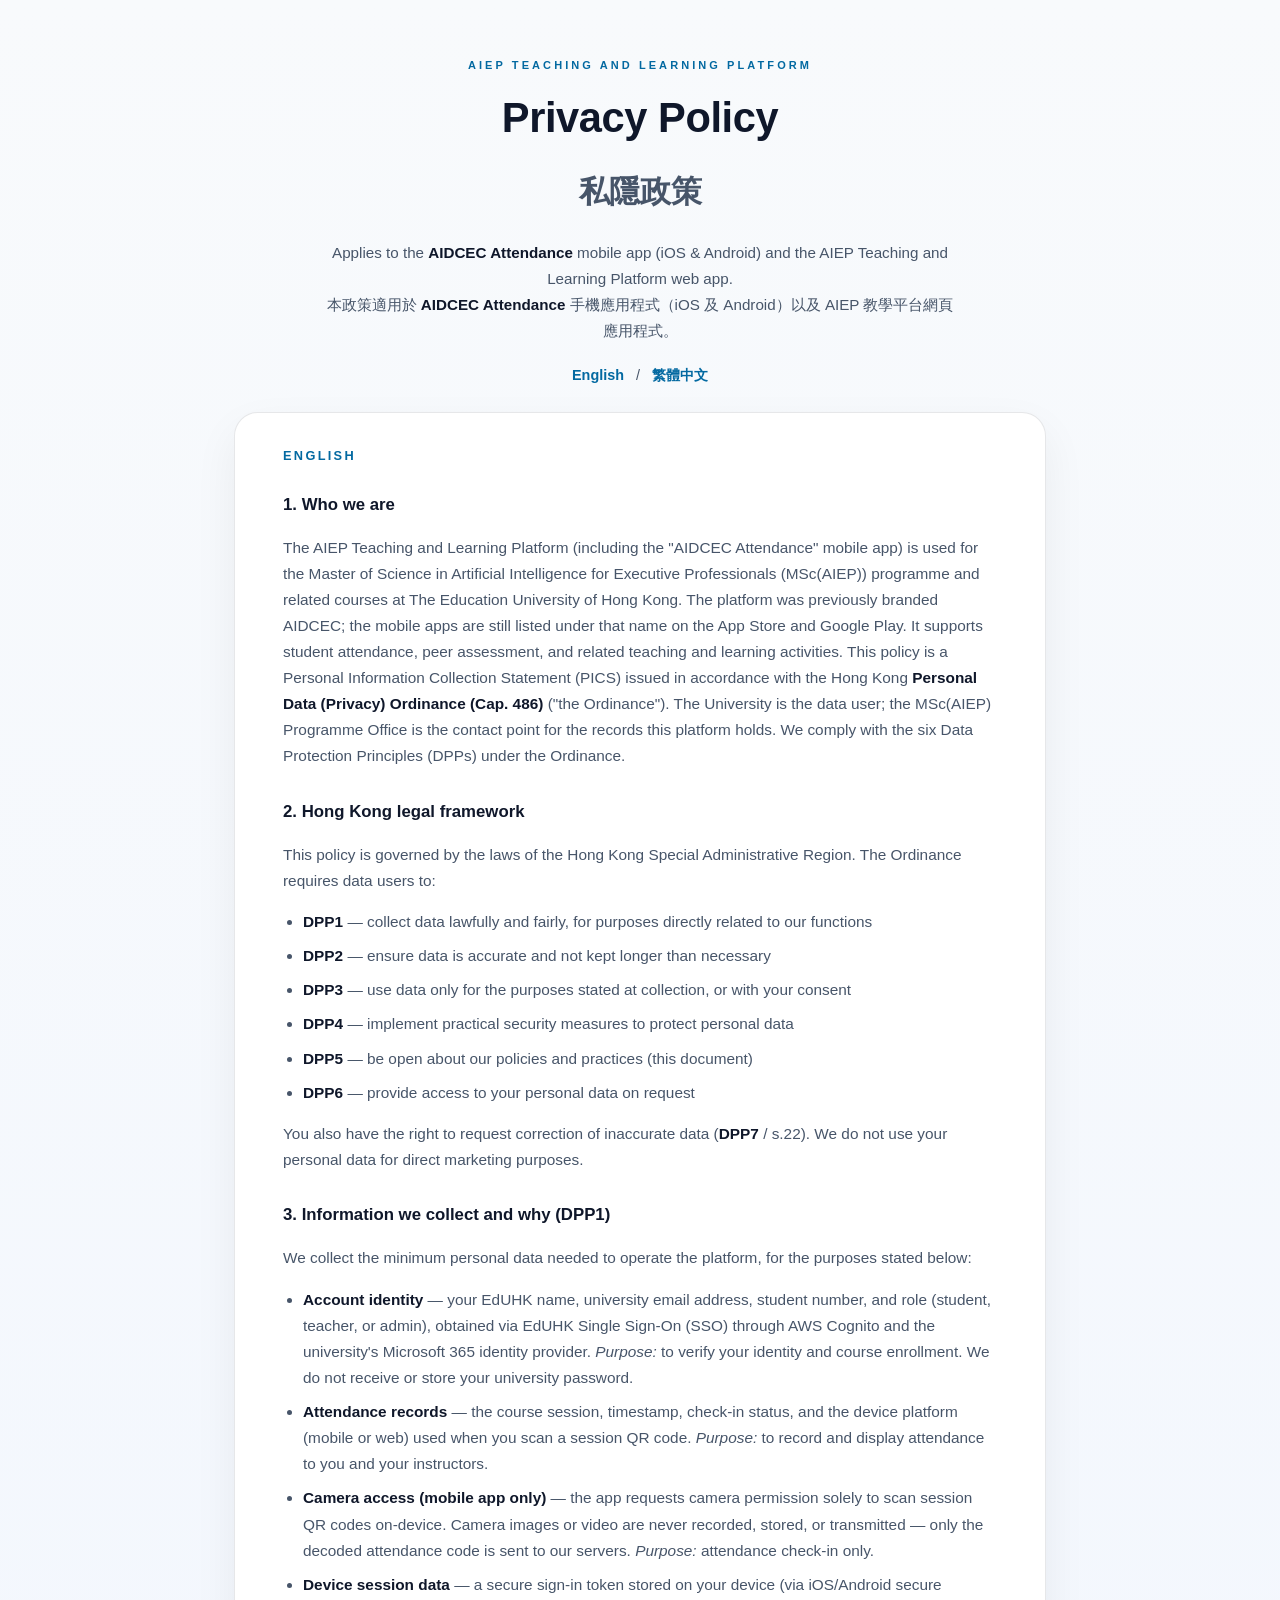
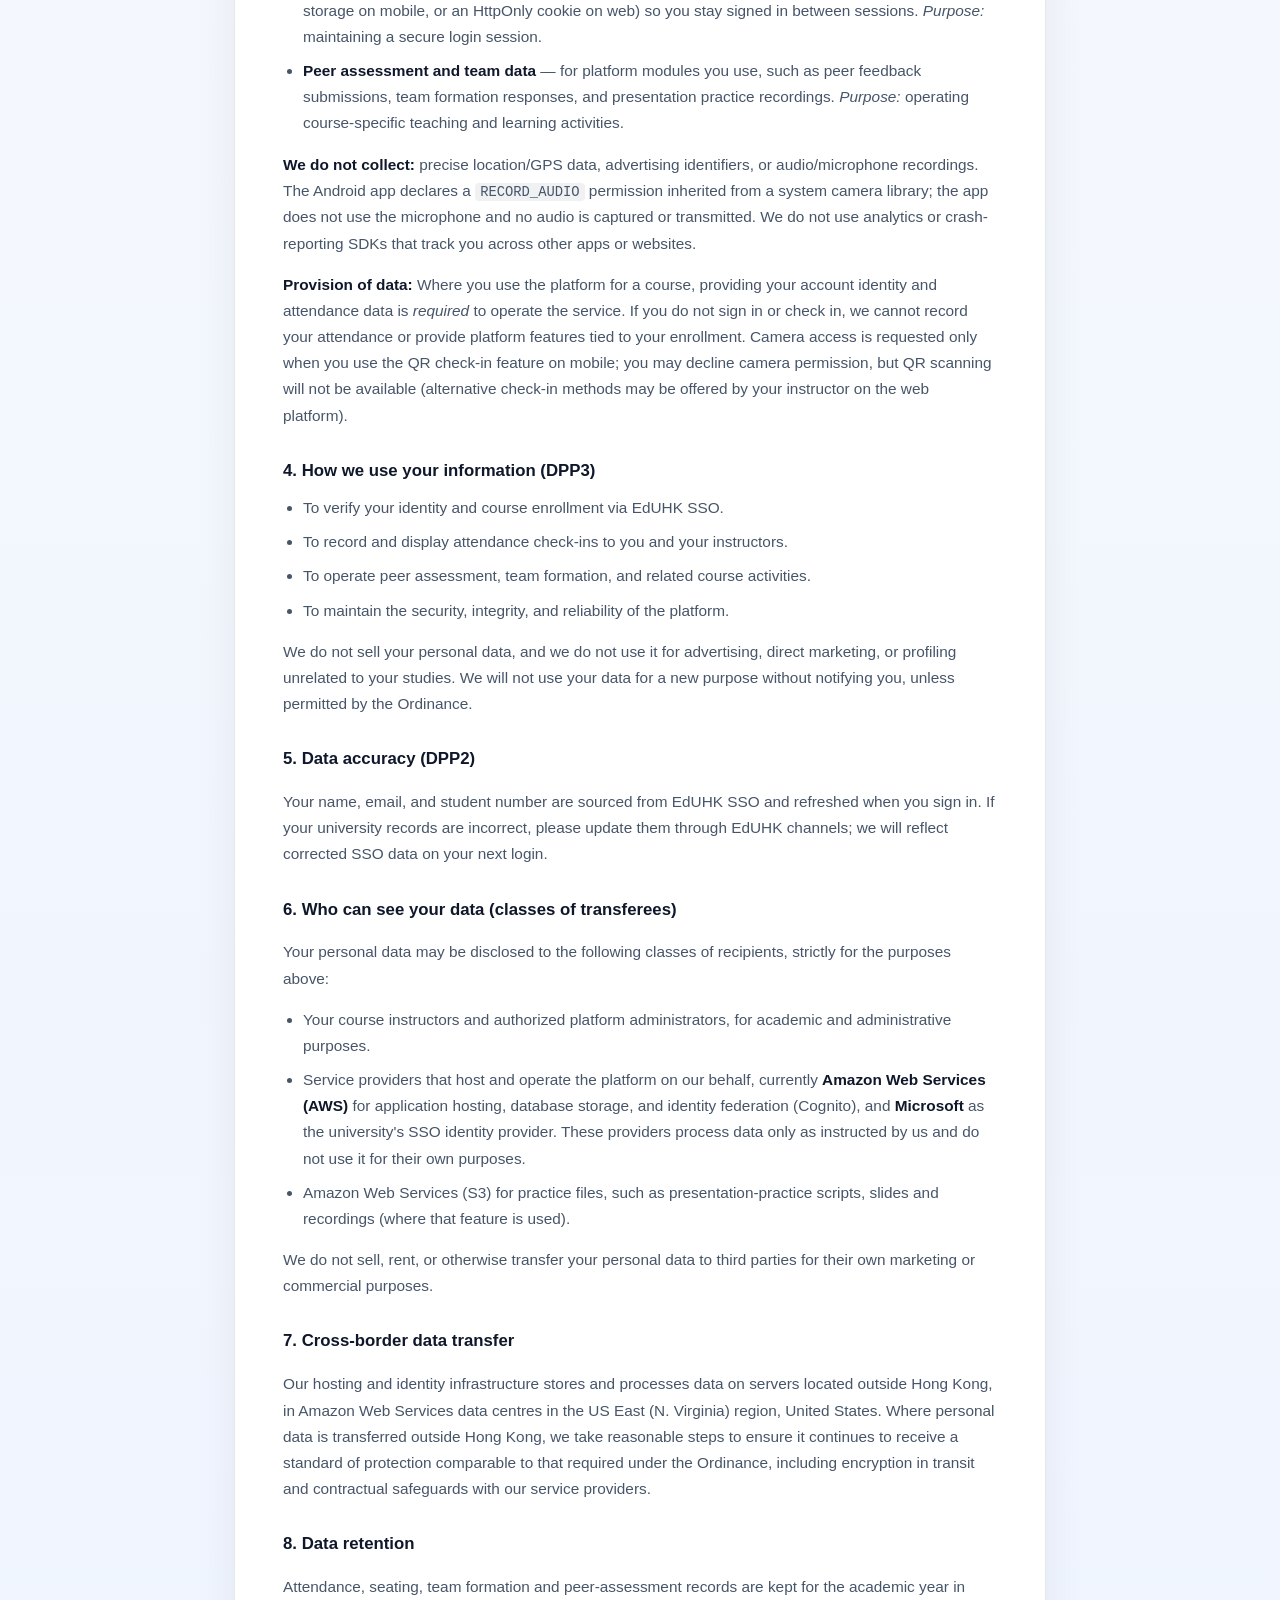
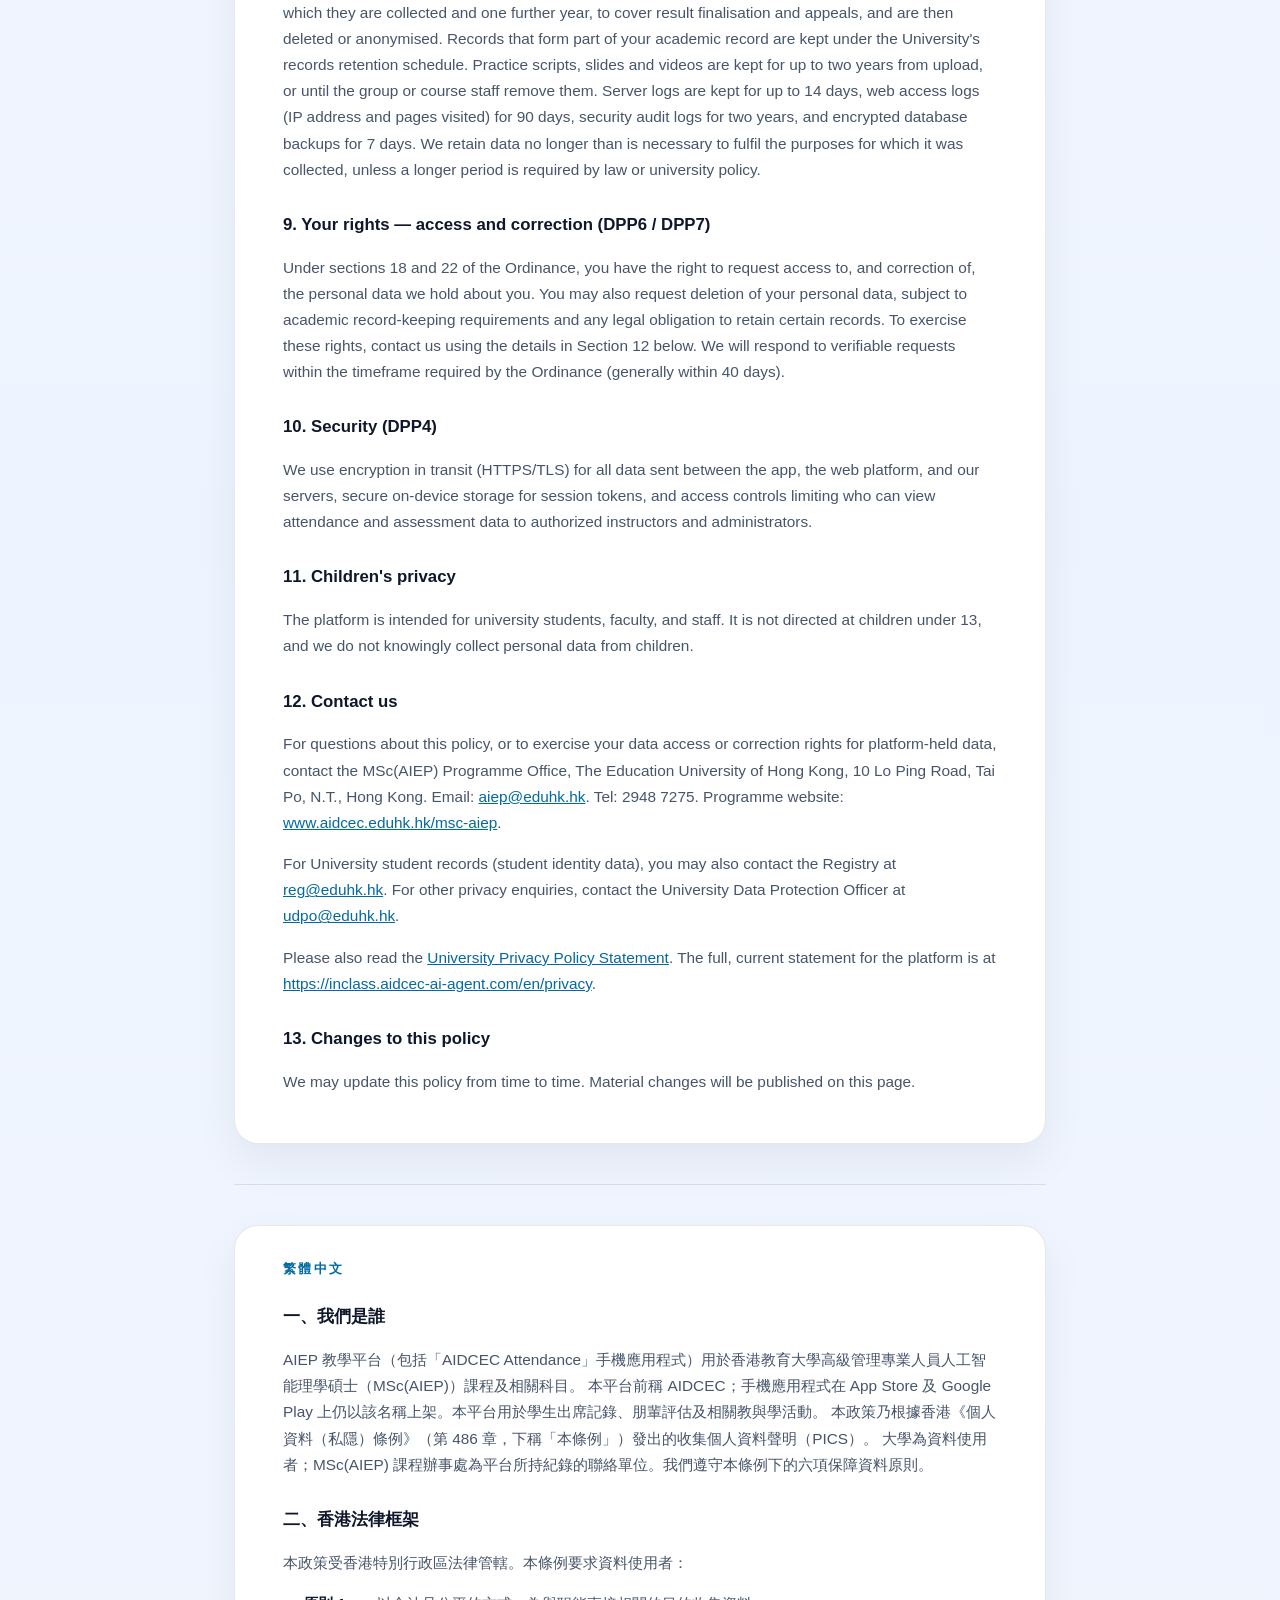
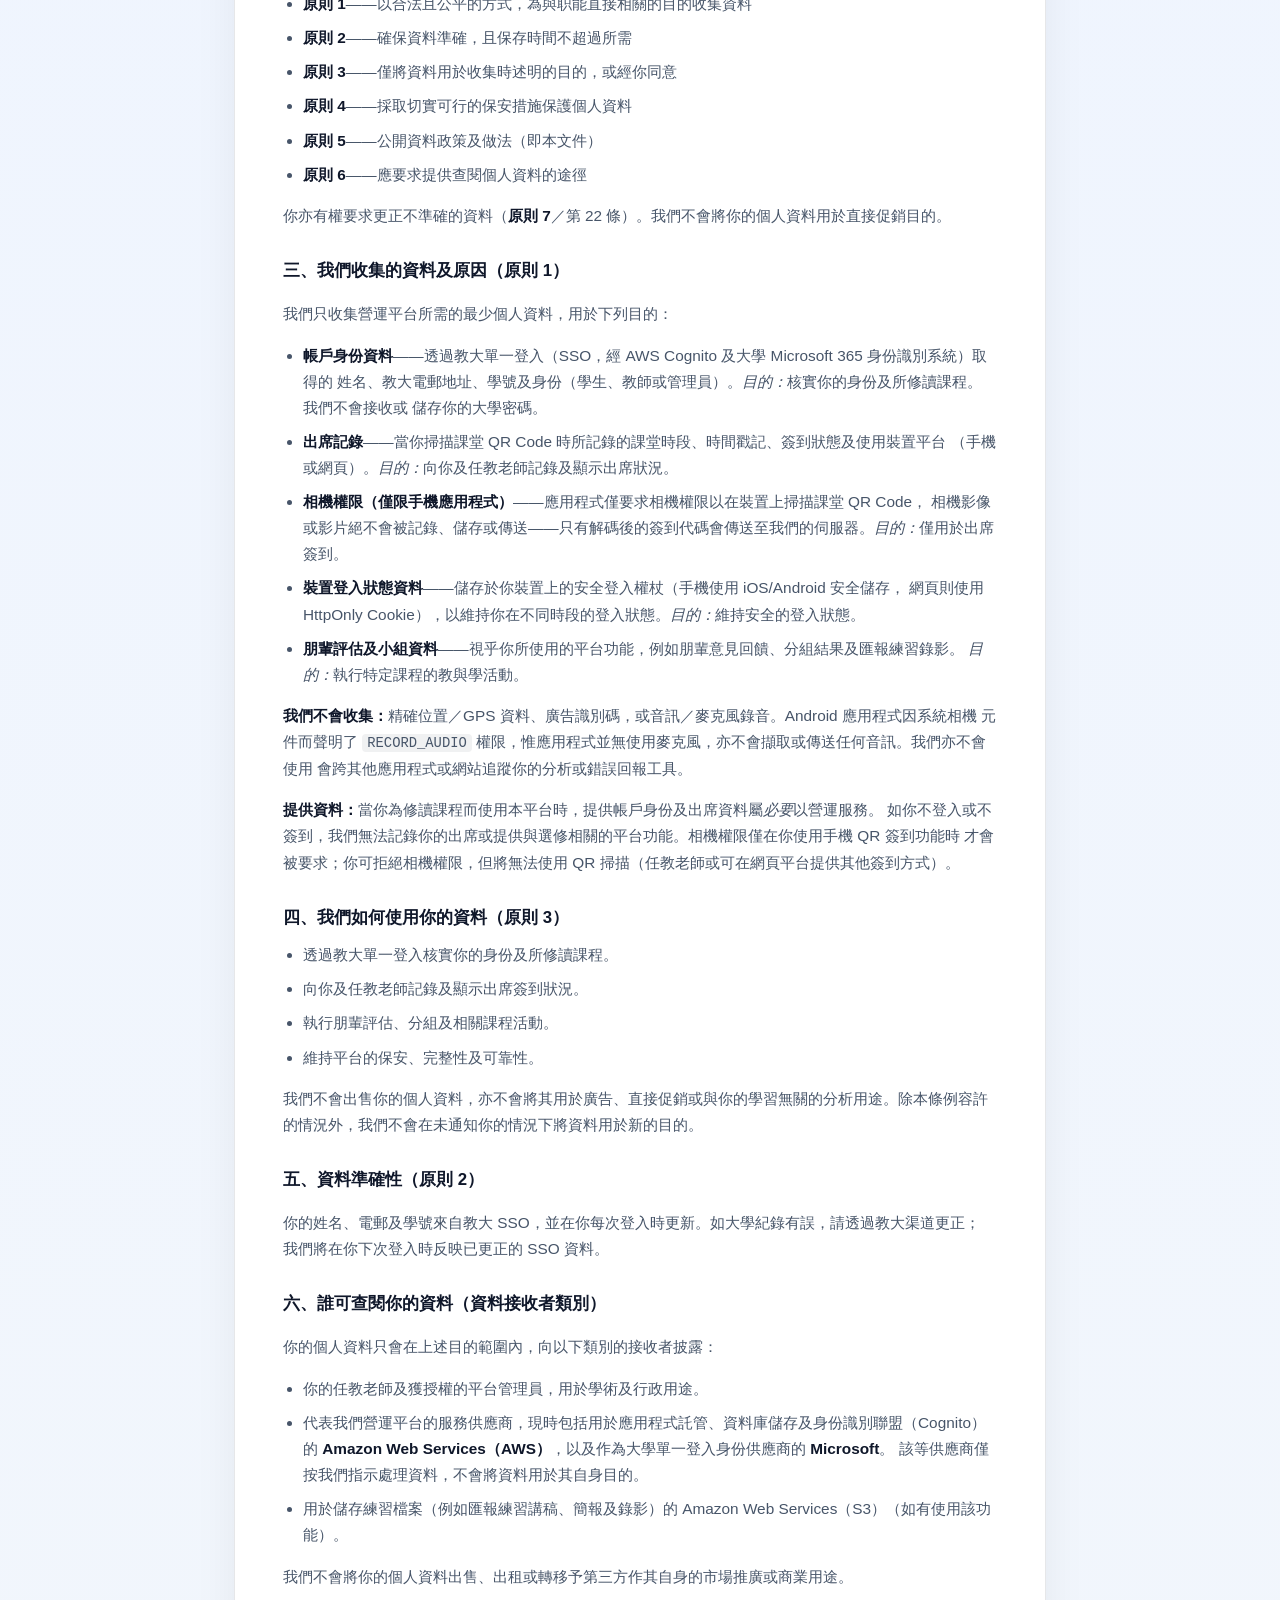
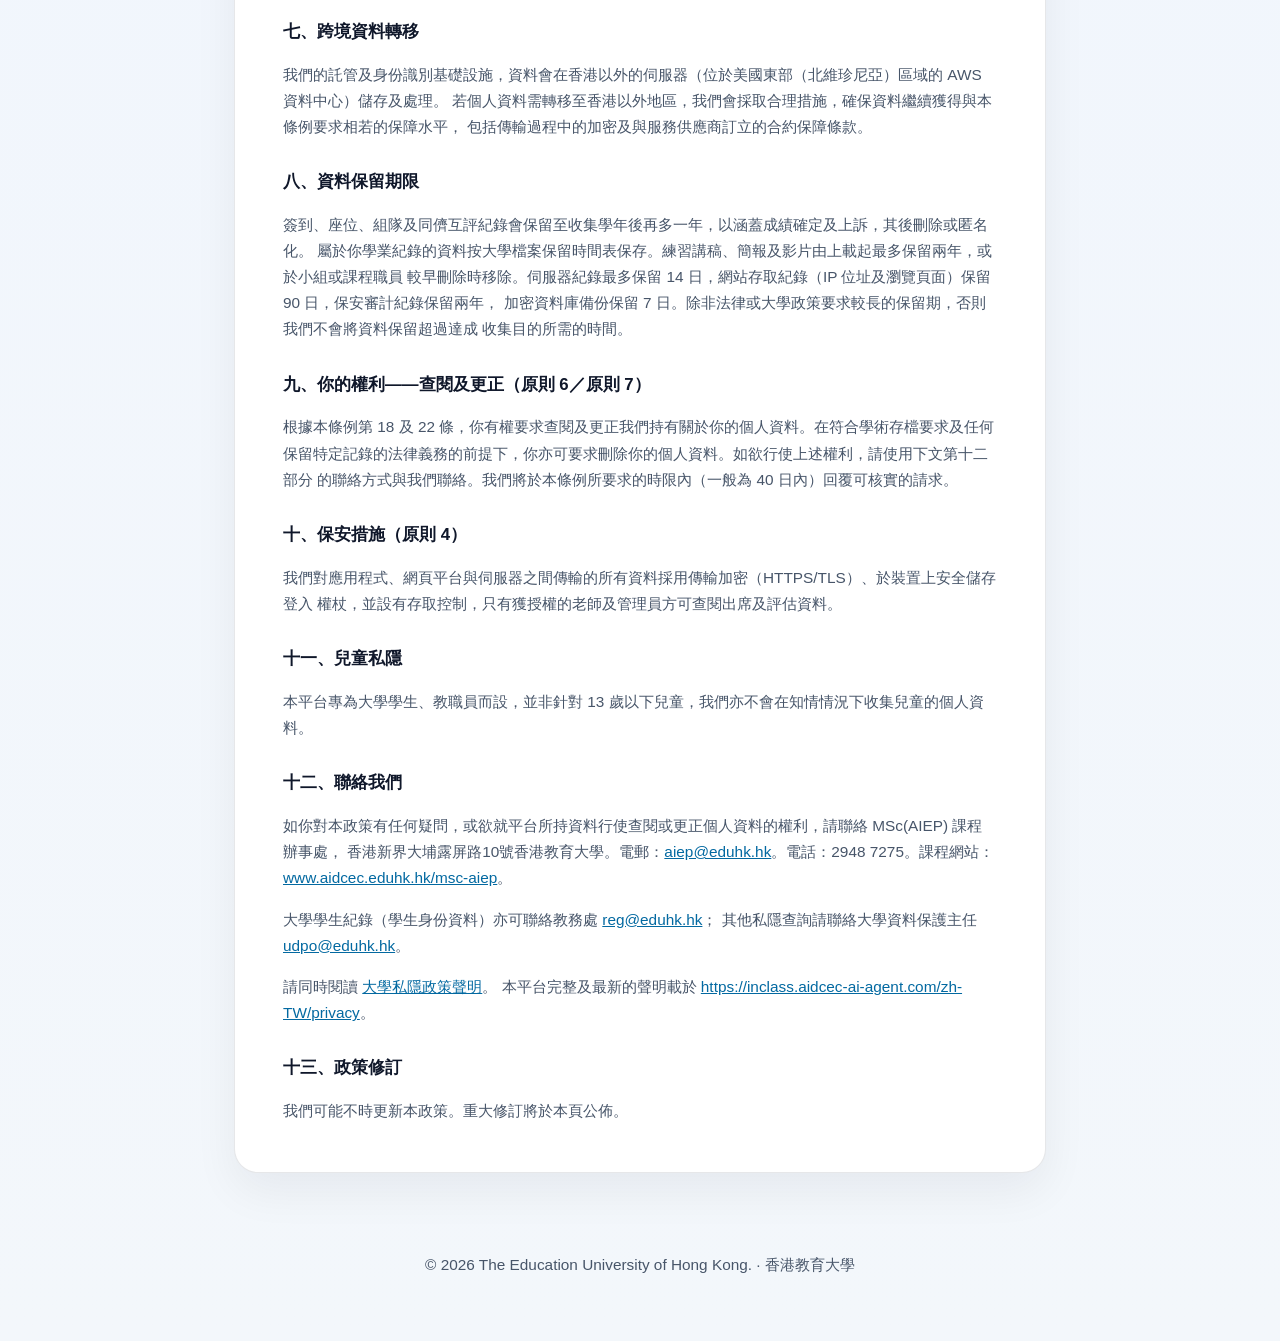
<file: index.html>
<!DOCTYPE html>
<html lang="en">
<head>
<meta charset="UTF-8" />
<meta name="viewport" content="width=device-width, initial-scale=1.0" />
<title>Privacy Policy — AIDCEC Attendance | 私隱政策</title>
<meta name="description" content="Privacy policy for the AIDCEC Attendance mobile app and the AIEP Teaching and Learning Platform, compliant with the Hong Kong Personal Data (Privacy) Ordinance." />
<link rel="stylesheet" href="styles.css" />
</head>
<body>
  <header class="hero">
    <p class="eyebrow">AIEP Teaching and Learning Platform</p>
    <h1>Privacy Policy<br /><span class="zh">私隱政策</span></h1>
    <p class="meta">
      Applies to the <strong>AIDCEC Attendance</strong> mobile app (iOS &amp; Android) and the AIEP Teaching and Learning Platform web app.<br />
      本政策適用於 <strong>AIDCEC Attendance</strong> 手機應用程式（iOS 及 Android）以及 AIEP 教學平台網頁應用程式。
    </p>
    <nav class="lang-jump" aria-label="Language sections">
      <a href="#en">English</a>
      <span aria-hidden="true">/</span>
      <a href="#zh">繁體中文</a>
    </nav>
  </header>

  <main>
    <article id="en" lang="en">
      <h2 class="lang-title">English</h2>

      <section>
        <h3>1. Who we are</h3>
        <p>
          The AIEP Teaching and Learning Platform (including the "AIDCEC Attendance" mobile app) is used for
          the Master of Science in Artificial Intelligence for Executive Professionals (MSc(AIEP)) programme
          and related courses at The Education University of Hong Kong. The platform was previously branded
          AIDCEC; the mobile apps are still listed under that name on the App Store and Google Play. It
          supports student attendance, peer assessment, and related teaching and learning activities. This
          policy is a Personal Information Collection Statement (PICS) issued in accordance with the Hong Kong
          <strong>Personal Data (Privacy) Ordinance (Cap. 486)</strong> ("the Ordinance"). The University is
          the data user; the MSc(AIEP) Programme Office is the contact point for the records this platform
          holds. We comply with the six Data Protection Principles (DPPs) under the Ordinance.
        </p>
      </section>

      <section>
        <h3>2. Hong Kong legal framework</h3>
        <p>
          This policy is governed by the laws of the Hong Kong Special Administrative Region. The Ordinance
          requires data users to:
        </p>
        <ul>
          <li><strong>DPP1</strong> — collect data lawfully and fairly, for purposes directly related to our functions</li>
          <li><strong>DPP2</strong> — ensure data is accurate and not kept longer than necessary</li>
          <li><strong>DPP3</strong> — use data only for the purposes stated at collection, or with your consent</li>
          <li><strong>DPP4</strong> — implement practical security measures to protect personal data</li>
          <li><strong>DPP5</strong> — be open about our policies and practices (this document)</li>
          <li><strong>DPP6</strong> — provide access to your personal data on request</li>
        </ul>
        <p>
          You also have the right to request correction of inaccurate data (<strong>DPP7</strong> / s.22).
          We do not use your personal data for direct marketing purposes.
        </p>
      </section>

      <section>
        <h3>3. Information we collect and why (DPP1)</h3>
        <p>We collect the minimum personal data needed to operate the platform, for the purposes stated below:</p>
        <ul>
          <li>
            <strong>Account identity</strong> — your EdUHK name, university email address, student number, and
            role (student, teacher, or admin), obtained via EdUHK Single Sign-On (SSO) through AWS Cognito and
            the university's Microsoft 365 identity provider. <em>Purpose:</em> to verify your identity and
            course enrollment. We do not receive or store your university password.
          </li>
          <li>
            <strong>Attendance records</strong> — the course session, timestamp, check-in status, and the
            device platform (mobile or web) used when you scan a session QR code. <em>Purpose:</em> to record
            and display attendance to you and your instructors.
          </li>
          <li>
            <strong>Camera access (mobile app only)</strong> — the app requests camera permission solely to scan
            session QR codes on-device. Camera images or video are never recorded, stored, or transmitted — only
            the decoded attendance code is sent to our servers. <em>Purpose:</em> attendance check-in only.
          </li>
          <li>
            <strong>Device session data</strong> — a secure sign-in token stored on your device (via iOS/Android
            secure storage on mobile, or an HttpOnly cookie on web) so you stay signed in between sessions.
            <em>Purpose:</em> maintaining a secure login session.
          </li>
          <li>
            <strong>Peer assessment and team data</strong> — for platform modules you use, such as peer feedback
            submissions, team formation responses, and presentation practice recordings. <em>Purpose:</em>
            operating course-specific teaching and learning activities.
          </li>
        </ul>
        <p>
          <strong>We do not collect:</strong> precise location/GPS data, advertising identifiers, or
          audio/microphone recordings. The Android app declares a <code>RECORD_AUDIO</code> permission inherited
          from a system camera library; the app does not use the microphone and no audio is captured or
          transmitted. We do not use analytics or crash-reporting SDKs that track you across other apps or
          websites.
        </p>
        <p>
          <strong>Provision of data:</strong> Where you use the platform for a course, providing your account
          identity and attendance data is <em>required</em> to operate the service. If you do not sign in or
          check in, we cannot record your attendance or provide platform features tied to your enrollment.
          Camera access is requested only when you use the QR check-in feature on mobile; you may decline
          camera permission, but QR scanning will not be available (alternative check-in methods may be offered
          by your instructor on the web platform).
        </p>
      </section>

      <section>
        <h3>4. How we use your information (DPP3)</h3>
        <ul>
          <li>To verify your identity and course enrollment via EdUHK SSO.</li>
          <li>To record and display attendance check-ins to you and your instructors.</li>
          <li>To operate peer assessment, team formation, and related course activities.</li>
          <li>To maintain the security, integrity, and reliability of the platform.</li>
        </ul>
        <p>We do not sell your personal data, and we do not use it for advertising, direct marketing, or profiling unrelated to your studies. We will not use your data for a new purpose without notifying you, unless permitted by the Ordinance.</p>
      </section>

      <section>
        <h3>5. Data accuracy (DPP2)</h3>
        <p>
          Your name, email, and student number are sourced from EdUHK SSO and refreshed when you sign in.
          If your university records are incorrect, please update them through EdUHK channels; we will reflect
          corrected SSO data on your next login.
        </p>
      </section>

      <section>
        <h3>6. Who can see your data (classes of transferees)</h3>
        <p>Your personal data may be disclosed to the following classes of recipients, strictly for the purposes above:</p>
        <ul>
          <li>Your course instructors and authorized platform administrators, for academic and administrative purposes.</li>
          <li>
            Service providers that host and operate the platform on our behalf, currently
            <strong>Amazon Web Services (AWS)</strong> for application hosting, database storage, and identity
            federation (Cognito), and <strong>Microsoft</strong> as the university's SSO identity provider. These
            providers process data only as instructed by us and do not use it for their own purposes.
          </li>
          <li>Amazon Web Services (S3) for practice files, such as presentation-practice scripts, slides and recordings (where that feature is used).</li>
        </ul>
        <p>We do not sell, rent, or otherwise transfer your personal data to third parties for their own marketing or commercial purposes.</p>
      </section>

      <section>
        <h3>7. Cross-border data transfer</h3>
        <p>
          Our hosting and identity infrastructure stores and processes data on servers located outside Hong
          Kong, in Amazon Web Services data centres in the US East (N. Virginia) region, United States. Where personal data is transferred outside
          Hong Kong, we take reasonable steps to ensure it continues to receive a standard of protection
          comparable to that required under the Ordinance, including encryption in transit and contractual
          safeguards with our service providers.
        </p>
      </section>

      <section>
        <h3>8. Data retention</h3>
        <p>
          Attendance, seating, team formation and peer-assessment records are kept for the academic year in
          which they are collected and one further year, to cover result finalisation and appeals, and are then
          deleted or anonymised. Records that form part of your academic record are kept under the University's
          records retention schedule. Practice scripts, slides and videos are kept for up to two years from
          upload, or until the group or course staff remove them. Server logs are kept for up to 14 days, web
          access logs (IP address and pages visited) for 90 days, security audit logs for two years, and
          encrypted database backups for 7 days. We
          retain data no longer than is necessary to fulfil the purposes for which it was collected, unless a
          longer period is required by law or university policy.
        </p>
      </section>

      <section>
        <h3>9. Your rights — access and correction (DPP6 / DPP7)</h3>
        <p>
          Under sections 18 and 22 of the Ordinance, you have the right to request access to, and correction
          of, the personal data we hold about you. You may also request deletion of your personal data, subject
          to academic record-keeping requirements and any legal obligation to retain certain records. To
          exercise these rights, contact us using the details in Section 12 below. We will respond to
          verifiable requests within the timeframe required by the Ordinance (generally within 40 days).
        </p>
      </section>

      <section>
        <h3>10. Security (DPP4)</h3>
        <p>
          We use encryption in transit (HTTPS/TLS) for all data sent between the app, the web platform, and our
          servers, secure on-device storage for session tokens, and access controls limiting who can view
          attendance and assessment data to authorized instructors and administrators.
        </p>
      </section>

      <section>
        <h3>11. Children's privacy</h3>
        <p>
          The platform is intended for university students, faculty, and staff. It is not directed at children
          under 13, and we do not knowingly collect personal data from children.
        </p>
      </section>

      <section>
        <h3>12. Contact us</h3>
        <p>
          For questions about this policy, or to exercise your data access or correction rights for
          platform-held data, contact the MSc(AIEP) Programme Office, The Education University of Hong Kong,
          10 Lo Ping Road, Tai Po, N.T., Hong Kong. Email: <a href="mailto:aiep@eduhk.hk">aiep@eduhk.hk</a>.
          Tel: 2948 7275. Programme website:
          <a href="https://www.aidcec.eduhk.hk/msc-aiep/" target="_blank" rel="noopener noreferrer">www.aidcec.eduhk.hk/msc-aiep</a>.
        </p>
        <p>
          For University student records (student identity data), you may also contact the Registry at
          <a href="mailto:reg@eduhk.hk">reg@eduhk.hk</a>. For other privacy enquiries, contact the University
          Data Protection Officer at <a href="mailto:udpo@eduhk.hk">udpo@eduhk.hk</a>.
        </p>
        <p>
          Please also read the
          <a href="https://www.eduhk.hk/en/privacy-policy" target="_blank" rel="noopener noreferrer">University Privacy Policy Statement</a>.
          The full, current statement for the platform is at
          <a href="https://inclass.aidcec-ai-agent.com/en/privacy" target="_blank" rel="noopener noreferrer">https://inclass.aidcec-ai-agent.com/en/privacy</a>.
        </p>
      </section>

      <section>
        <h3>13. Changes to this policy</h3>
        <p>
          We may update this policy from time to time. Material changes will be published on this page.
        </p>
      </section>
    </article>

    <hr class="divider" />

    <article id="zh" lang="zh-Hant">
      <h2 class="lang-title">繁體中文</h2>

      <section>
        <h3>一、我們是誰</h3>
        <p>
          AIEP 教學平台（包括「AIDCEC Attendance」手機應用程式）用於香港教育大學高級管理專業人員人工智能理學碩士（MSc(AIEP)）課程及相關科目。
          本平台前稱 AIDCEC；手機應用程式在 App Store 及 Google Play 上仍以該名稱上架。本平台用於學生出席記錄、朋輩評估及相關教與學活動。
          本政策乃根據香港《個人資料（私隱）條例》（第 486 章，下稱「本條例」）發出的收集個人資料聲明（PICS）。
          大學為資料使用者；MSc(AIEP) 課程辦事處為平台所持紀錄的聯絡單位。我們遵守本條例下的六項保障資料原則。
        </p>
      </section>

      <section>
        <h3>二、香港法律框架</h3>
        <p>本政策受香港特別行政區法律管轄。本條例要求資料使用者：</p>
        <ul>
          <li><strong>原則 1</strong>——以合法且公平的方式，為與职能直接相關的目的收集資料</li>
          <li><strong>原則 2</strong>——確保資料準確，且保存時間不超過所需</li>
          <li><strong>原則 3</strong>——僅將資料用於收集時述明的目的，或經你同意</li>
          <li><strong>原則 4</strong>——採取切實可行的保安措施保護個人資料</li>
          <li><strong>原則 5</strong>——公開資料政策及做法（即本文件）</li>
          <li><strong>原則 6</strong>——應要求提供查閱個人資料的途徑</li>
        </ul>
        <p>
          你亦有權要求更正不準確的資料（<strong>原則 7</strong>／第 22 條）。我們不會將你的個人資料用於直接促銷目的。
        </p>
      </section>

      <section>
        <h3>三、我們收集的資料及原因（原則 1）</h3>
        <p>我們只收集營運平台所需的最少個人資料，用於下列目的：</p>
        <ul>
          <li>
            <strong>帳戶身份資料</strong>——透過教大單一登入（SSO，經 AWS Cognito 及大學 Microsoft 365 身份識別系統）取得的
            姓名、教大電郵地址、學號及身份（學生、教師或管理員）。<em>目的：</em>核實你的身份及所修讀課程。我們不會接收或
            儲存你的大學密碼。
          </li>
          <li>
            <strong>出席記錄</strong>——當你掃描課堂 QR Code 時所記錄的課堂時段、時間戳記、簽到狀態及使用裝置平台
            （手機或網頁）。<em>目的：</em>向你及任教老師記錄及顯示出席狀況。
          </li>
          <li>
            <strong>相機權限（僅限手機應用程式）</strong>——應用程式僅要求相機權限以在裝置上掃描課堂 QR Code，
            相機影像或影片絕不會被記錄、儲存或傳送——只有解碼後的簽到代碼會傳送至我們的伺服器。<em>目的：</em>僅用於出席簽到。
          </li>
          <li>
            <strong>裝置登入狀態資料</strong>——儲存於你裝置上的安全登入權杖（手機使用 iOS/Android 安全儲存，
            網頁則使用 HttpOnly Cookie），以維持你在不同時段的登入狀態。<em>目的：</em>維持安全的登入狀態。
          </li>
          <li>
            <strong>朋輩評估及小組資料</strong>——視乎你所使用的平台功能，例如朋輩意見回饋、分組結果及匯報練習錄影。
            <em>目的：</em>執行特定課程的教與學活動。
          </li>
        </ul>
        <p>
          <strong>我們不會收集：</strong>精確位置／GPS 資料、廣告識別碼，或音訊／麥克風錄音。Android 應用程式因系統相機
          元件而聲明了 <code>RECORD_AUDIO</code> 權限，惟應用程式並無使用麥克風，亦不會擷取或傳送任何音訊。我們亦不會使用
          會跨其他應用程式或網站追蹤你的分析或錯誤回報工具。
        </p>
        <p>
          <strong>提供資料：</strong>當你為修讀課程而使用本平台時，提供帳戶身份及出席資料屬<em>必要</em>以營運服務。
          如你不登入或不簽到，我們無法記錄你的出席或提供與選修相關的平台功能。相機權限僅在你使用手機 QR 簽到功能時
          才會被要求；你可拒絕相機權限，但將無法使用 QR 掃描（任教老師或可在網頁平台提供其他簽到方式）。
        </p>
      </section>

      <section>
        <h3>四、我們如何使用你的資料（原則 3）</h3>
        <ul>
          <li>透過教大單一登入核實你的身份及所修讀課程。</li>
          <li>向你及任教老師記錄及顯示出席簽到狀況。</li>
          <li>執行朋輩評估、分組及相關課程活動。</li>
          <li>維持平台的保安、完整性及可靠性。</li>
        </ul>
        <p>我們不會出售你的個人資料，亦不會將其用於廣告、直接促銷或與你的學習無關的分析用途。除本條例容許的情況外，我們不會在未通知你的情況下將資料用於新的目的。</p>
      </section>

      <section>
        <h3>五、資料準確性（原則 2）</h3>
        <p>
          你的姓名、電郵及學號來自教大 SSO，並在你每次登入時更新。如大學紀錄有誤，請透過教大渠道更正；
          我們將在你下次登入時反映已更正的 SSO 資料。
        </p>
      </section>

      <section>
        <h3>六、誰可查閱你的資料（資料接收者類別）</h3>
        <p>你的個人資料只會在上述目的範圍內，向以下類別的接收者披露：</p>
        <ul>
          <li>你的任教老師及獲授權的平台管理員，用於學術及行政用途。</li>
          <li>
            代表我們營運平台的服務供應商，現時包括用於應用程式託管、資料庫儲存及身份識別聯盟（Cognito）的
            <strong>Amazon Web Services（AWS）</strong>，以及作為大學單一登入身份供應商的 <strong>Microsoft</strong>。
            該等供應商僅按我們指示處理資料，不會將資料用於其自身目的。
          </li>
          <li>用於儲存練習檔案（例如匯報練習講稿、簡報及錄影）的 Amazon Web Services（S3）（如有使用該功能）。</li>
        </ul>
        <p>我們不會將你的個人資料出售、出租或轉移予第三方作其自身的市場推廣或商業用途。</p>
      </section>

      <section>
        <h3>七、跨境資料轉移</h3>
        <p>
          我們的託管及身份識別基礎設施，資料會在香港以外的伺服器（位於美國東部（北維珍尼亞）區域的 AWS 資料中心）儲存及處理。
          若個人資料需轉移至香港以外地區，我們會採取合理措施，確保資料繼續獲得與本條例要求相若的保障水平，
          包括傳輸過程中的加密及與服務供應商訂立的合約保障條款。
        </p>
      </section>

      <section>
        <h3>八、資料保留期限</h3>
        <p>
          簽到、座位、組隊及同儕互評紀錄會保留至收集學年後再多一年，以涵蓋成績確定及上訴，其後刪除或匿名化。
          屬於你學業紀錄的資料按大學檔案保留時間表保存。練習講稿、簡報及影片由上載起最多保留兩年，或於小組或課程職員
          較早刪除時移除。伺服器紀錄最多保留 14 日，網站存取紀錄（IP 位址及瀏覽頁面）保留 90 日，保安審計紀錄保留兩年，
          加密資料庫備份保留 7 日。除非法律或大學政策要求較長的保留期，否則我們不會將資料保留超過達成
          收集目的所需的時間。
        </p>
      </section>

      <section>
        <h3>九、你的權利——查閱及更正（原則 6／原則 7）</h3>
        <p>
          根據本條例第 18 及 22 條，你有權要求查閱及更正我們持有關於你的個人資料。在符合學術存檔要求及任何
          保留特定記錄的法律義務的前提下，你亦可要求刪除你的個人資料。如欲行使上述權利，請使用下文第十二部分
          的聯絡方式與我們聯絡。我們將於本條例所要求的時限內（一般為 40 日內）回覆可核實的請求。
        </p>
      </section>

      <section>
        <h3>十、保安措施（原則 4）</h3>
        <p>
          我們對應用程式、網頁平台與伺服器之間傳輸的所有資料採用傳輸加密（HTTPS/TLS）、於裝置上安全儲存登入
          權杖，並設有存取控制，只有獲授權的老師及管理員方可查閱出席及評估資料。
        </p>
      </section>

      <section>
        <h3>十一、兒童私隱</h3>
        <p>
          本平台專為大學學生、教職員而設，並非針對 13 歲以下兒童，我們亦不會在知情情況下收集兒童的個人資料。
        </p>
      </section>

      <section>
        <h3>十二、聯絡我們</h3>
        <p>
          如你對本政策有任何疑問，或欲就平台所持資料行使查閱或更正個人資料的權利，請聯絡 MSc(AIEP) 課程辦事處，
          香港新界大埔露屏路10號香港教育大學。電郵：<a href="mailto:aiep@eduhk.hk">aiep@eduhk.hk</a>。電話：2948 7275。課程網站：
          <a href="https://www.aidcec.eduhk.hk/msc-aiep/" target="_blank" rel="noopener noreferrer">www.aidcec.eduhk.hk/msc-aiep</a>。
        </p>
        <p>
          大學學生紀錄（學生身份資料）亦可聯絡教務處 <a href="mailto:reg@eduhk.hk">reg@eduhk.hk</a>；
          其他私隱查詢請聯絡大學資料保護主任 <a href="mailto:udpo@eduhk.hk">udpo@eduhk.hk</a>。
        </p>
        <p>
          請同時閱讀
          <a href="https://www.eduhk.hk/en/privacy-policy" target="_blank" rel="noopener noreferrer">大學私隱政策聲明</a>。
          本平台完整及最新的聲明載於
          <a href="https://inclass.aidcec-ai-agent.com/zh-TW/privacy" target="_blank" rel="noopener noreferrer">https://inclass.aidcec-ai-agent.com/zh-TW/privacy</a>。
        </p>
      </section>

      <section>
        <h3>十三、政策修訂</h3>
        <p>
          我們可能不時更新本政策。重大修訂將於本頁公佈。
        </p>
      </section>
    </article>
  </main>

  <footer>
    <p>
      &copy; 2026 The Education University of Hong Kong. &middot; 香港教育大學
    </p>
  </footer>
</body>
</html>
</file>
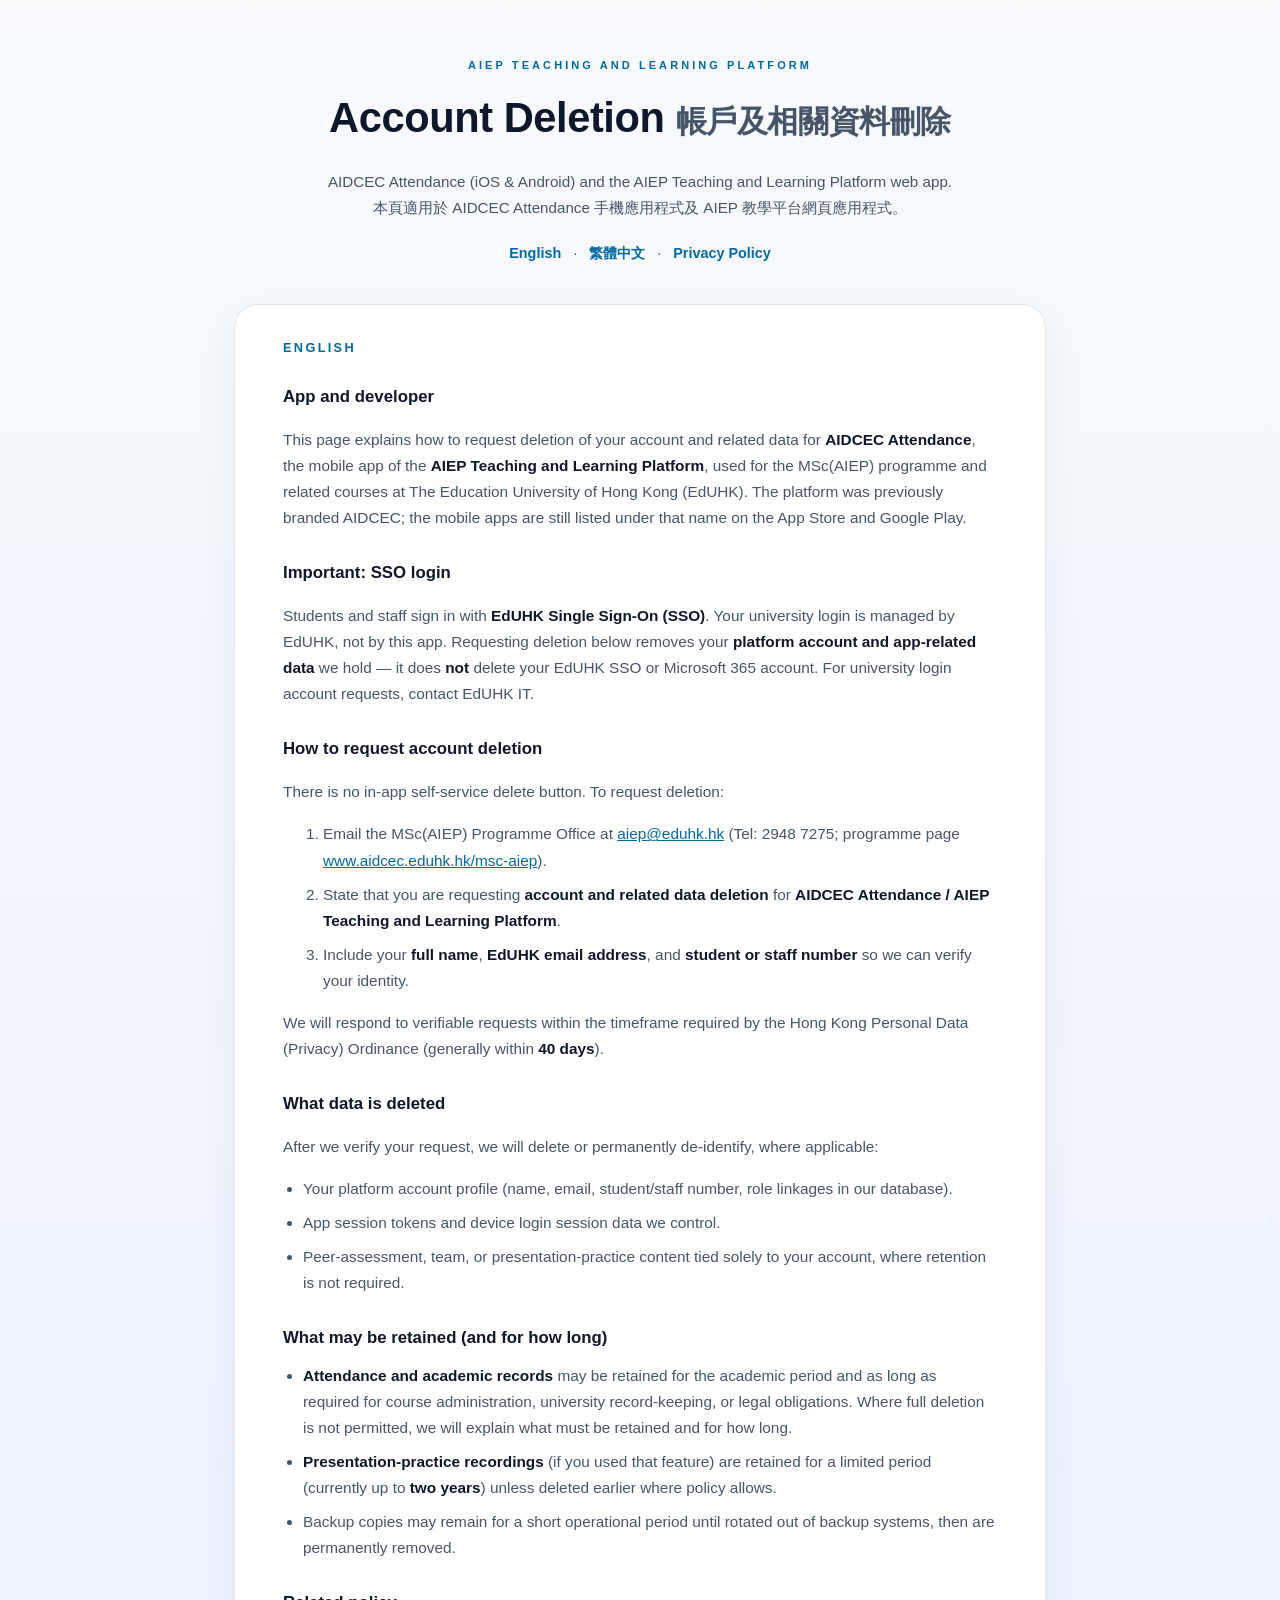
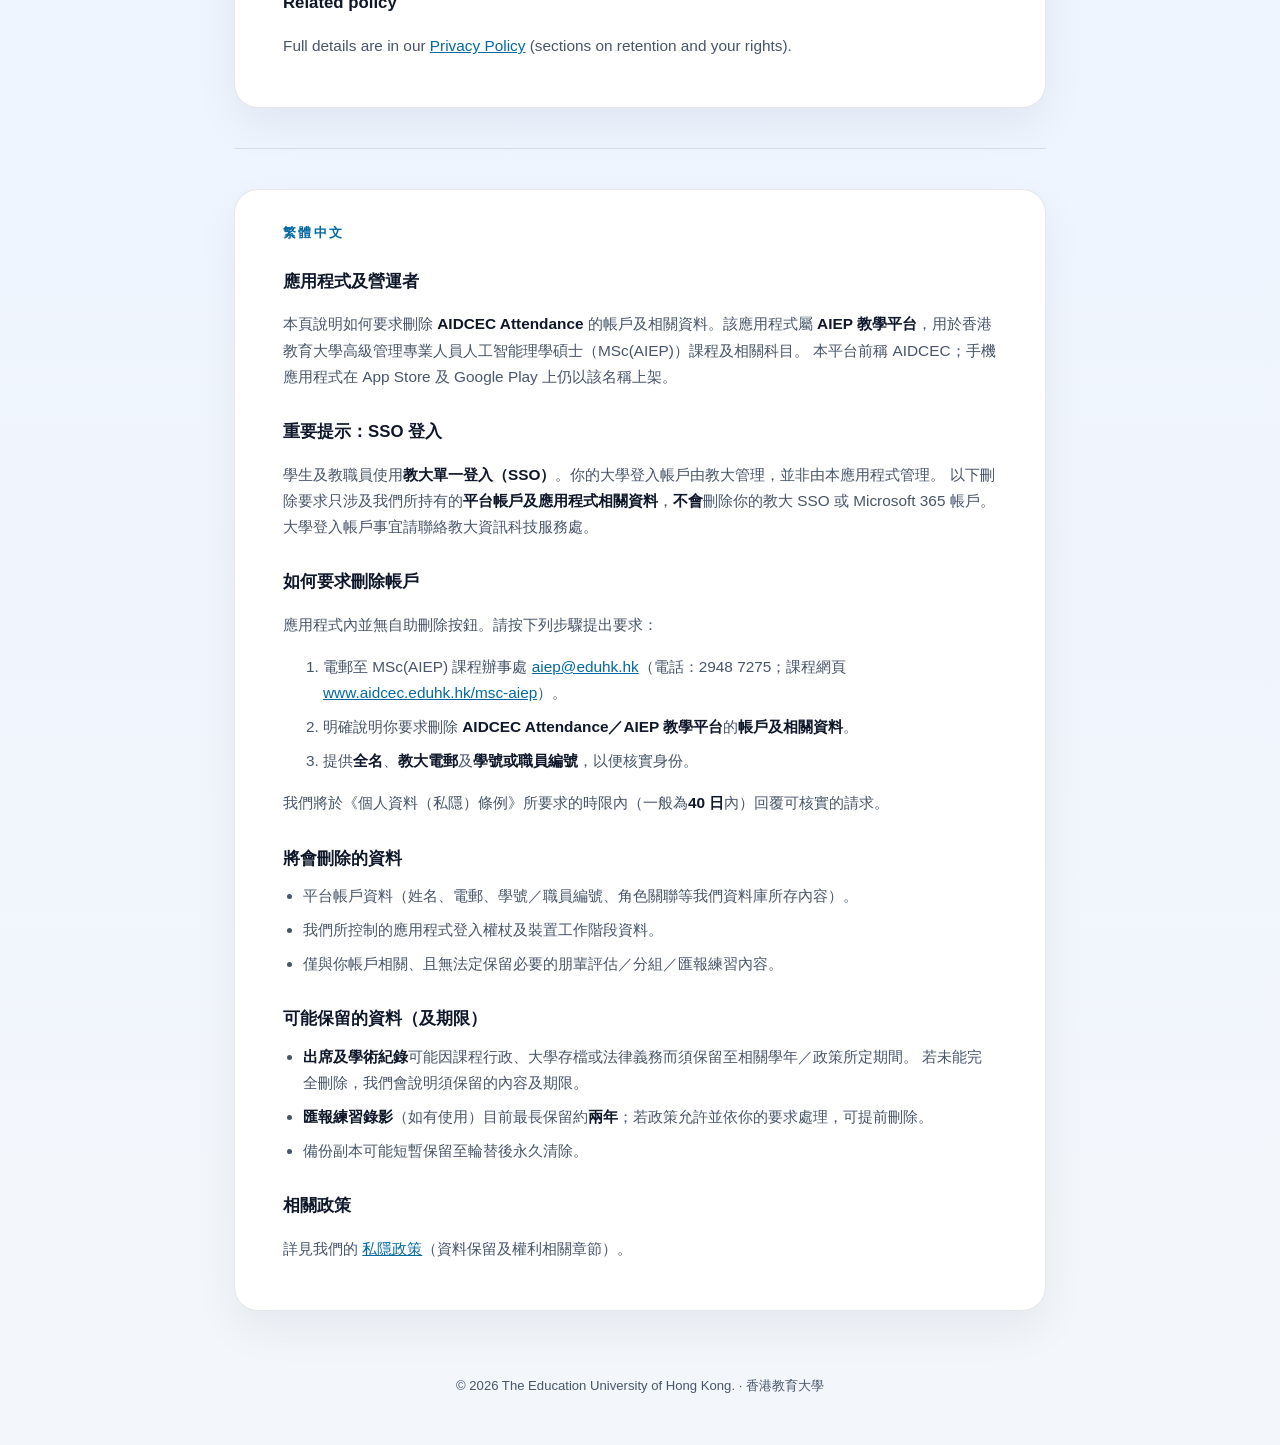
<file: delete-account.html>
<!DOCTYPE html>
<html lang="en">
<head>
  <meta charset="utf-8" />
  <meta name="viewport" content="width=device-width, initial-scale=1" />
  <title>Account Deletion — AIDCEC Attendance | 帳戶刪除</title>
  <link rel="stylesheet" href="styles.css" />
</head>
<body>
  <header class="hero">
    <p class="eyebrow">AIEP Teaching and Learning Platform</p>
    <h1>
      Account Deletion
      <span class="zh">帳戶及相關資料刪除</span>
    </h1>
    <p class="meta">
      AIDCEC Attendance (iOS &amp; Android) and the AIEP Teaching and Learning Platform web app.<br />
      本頁適用於 AIDCEC Attendance 手機應用程式及 AIEP 教學平台網頁應用程式。
    </p>
    <p class="lang-jump">
      <a href="#en">English</a>
      <span>·</span>
      <a href="#zh">繁體中文</a>
      <span>·</span>
      <a href="./">Privacy Policy</a>
    </p>
  </header>

  <main>
    <article id="en">
      <p class="lang-title">English</p>

      <section>
        <h3>App and developer</h3>
        <p>
          This page explains how to request deletion of your account and related data for
          <strong>AIDCEC Attendance</strong>, the mobile app of the
          <strong>AIEP Teaching and Learning Platform</strong>, used for the MSc(AIEP) programme and
          related courses at The Education University of Hong Kong (EdUHK). The platform was previously
          branded AIDCEC; the mobile apps are still listed under that name on the App Store and Google Play.
        </p>
      </section>

      <section>
        <h3>Important: SSO login</h3>
        <p>
          Students and staff sign in with <strong>EdUHK Single Sign-On (SSO)</strong>. Your university
          login is managed by EdUHK, not by this app. Requesting deletion below removes your
          <strong>platform account and app-related data</strong> we hold — it does <strong>not</strong>
          delete your EdUHK SSO or Microsoft 365 account. For university login account requests, contact
          EdUHK IT.
        </p>
      </section>

      <section>
        <h3>How to request account deletion</h3>
        <p>There is no in-app self-service delete button. To request deletion:</p>
        <ol>
          <li>
            Email the MSc(AIEP) Programme Office at
            <a href="mailto:aiep@eduhk.hk">aiep@eduhk.hk</a>
            (Tel: 2948 7275; programme page
            <a href="https://www.aidcec.eduhk.hk/msc-aiep/" rel="noopener">www.aidcec.eduhk.hk/msc-aiep</a>).
          </li>
          <li>
            State that you are requesting <strong>account and related data deletion</strong> for
            <strong>AIDCEC Attendance / AIEP Teaching and Learning Platform</strong>.
          </li>
          <li>
            Include your <strong>full name</strong>, <strong>EdUHK email address</strong>, and
            <strong>student or staff number</strong> so we can verify your identity.
          </li>
        </ol>
        <p>
          We will respond to verifiable requests within the timeframe required by the Hong Kong
          Personal Data (Privacy) Ordinance (generally within <strong>40 days</strong>).
        </p>
      </section>

      <section>
        <h3>What data is deleted</h3>
        <p>After we verify your request, we will delete or permanently de-identify, where applicable:</p>
        <ul>
          <li>Your platform account profile (name, email, student/staff number, role linkages in our database).</li>
          <li>App session tokens and device login session data we control.</li>
          <li>Peer-assessment, team, or presentation-practice content tied solely to your account, where retention is not required.</li>
        </ul>
      </section>

      <section>
        <h3>What may be retained (and for how long)</h3>
        <ul>
          <li>
            <strong>Attendance and academic records</strong> may be retained for the academic period
            and as long as required for course administration, university record-keeping, or legal obligations.
            Where full deletion is not permitted, we will explain what must be retained and for how long.
          </li>
          <li>
            <strong>Presentation-practice recordings</strong> (if you used that feature) are retained for a
            limited period (currently up to <strong>two years</strong>) unless deleted earlier where policy allows.
          </li>
          <li>
            Backup copies may remain for a short operational period until rotated out of backup systems,
            then are permanently removed.
          </li>
        </ul>
      </section>

      <section>
        <h3>Related policy</h3>
        <p>
          Full details are in our <a href="./">Privacy Policy</a> (sections on retention and your rights).
        </p>
      </section>
    </article>

    <hr class="divider" />

    <article id="zh">
      <p class="lang-title">繁體中文</p>

      <section>
        <h3>應用程式及營運者</h3>
        <p>
          本頁說明如何要求刪除 <strong>AIDCEC Attendance</strong> 的帳戶及相關資料。該應用程式屬
          <strong>AIEP 教學平台</strong>，用於香港教育大學高級管理專業人員人工智能理學碩士（MSc(AIEP)）課程及相關科目。
          本平台前稱 AIDCEC；手機應用程式在 App Store 及 Google Play 上仍以該名稱上架。
        </p>
      </section>

      <section>
        <h3>重要提示：SSO 登入</h3>
        <p>
          學生及教職員使用<strong>教大單一登入（SSO）</strong>。你的大學登入帳戶由教大管理，並非由本應用程式管理。
          以下刪除要求只涉及我們所持有的<strong>平台帳戶及應用程式相關資料</strong>，<strong>不會</strong>刪除你的教大 SSO 或
          Microsoft 365 帳戶。大學登入帳戶事宜請聯絡教大資訊科技服務處。
        </p>
      </section>

      <section>
        <h3>如何要求刪除帳戶</h3>
        <p>應用程式內並無自助刪除按鈕。請按下列步驟提出要求：</p>
        <ol>
          <li>
            電郵至 MSc(AIEP) 課程辦事處
            <a href="mailto:aiep@eduhk.hk">aiep@eduhk.hk</a>（電話：2948 7275；課程網頁
            <a href="https://www.aidcec.eduhk.hk/msc-aiep/" rel="noopener">www.aidcec.eduhk.hk/msc-aiep</a>）。
          </li>
          <li>
            明確說明你要求刪除 <strong>AIDCEC Attendance／AIEP 教學平台</strong>的<strong>帳戶及相關資料</strong>。
          </li>
          <li>
            提供<strong>全名</strong>、<strong>教大電郵</strong>及<strong>學號或職員編號</strong>，以便核實身份。
          </li>
        </ol>
        <p>
          我們將於《個人資料（私隱）條例》所要求的時限內（一般為<strong>40 日</strong>內）回覆可核實的請求。
        </p>
      </section>

      <section>
        <h3>將會刪除的資料</h3>
        <ul>
          <li>平台帳戶資料（姓名、電郵、學號／職員編號、角色關聯等我們資料庫所存內容）。</li>
          <li>我們所控制的應用程式登入權杖及裝置工作階段資料。</li>
          <li>僅與你帳戶相關、且無法定保留必要的朋輩評估／分組／匯報練習內容。</li>
        </ul>
      </section>

      <section>
        <h3>可能保留的資料（及期限）</h3>
        <ul>
          <li>
            <strong>出席及學術紀錄</strong>可能因課程行政、大學存檔或法律義務而須保留至相關學年／政策所定期間。
            若未能完全刪除，我們會說明須保留的內容及期限。
          </li>
          <li>
            <strong>匯報練習錄影</strong>（如有使用）目前最長保留約<strong>兩年</strong>；若政策允許並依你的要求處理，可提前刪除。
          </li>
          <li>備份副本可能短暫保留至輪替後永久清除。</li>
        </ul>
      </section>

      <section>
        <h3>相關政策</h3>
        <p>詳見我們的 <a href="./">私隱政策</a>（資料保留及權利相關章節）。</p>
      </section>
    </article>
  </main>

  <footer>
    © 2026 The Education University of Hong Kong. · 香港教育大學
  </footer>
</body>
</html>
</file>
<file: styles.css>
:root {
  color-scheme: light;
  --ink: #0f172a;
  --muted: #475569;
  --accent: #0369a1;
  --border: rgba(15, 23, 42, 0.1);
  --surface: #ffffff;
}

* {
  box-sizing: border-box;
}

body {
  margin: 0;
  font-family: -apple-system, BlinkMacSystemFont, "Segoe UI", "PingFang HK", "Microsoft JhengHei",
    "Noto Sans HK", Roboto, sans-serif;
  color: var(--ink);
  background: linear-gradient(180deg, #f8fafc, #eef4ff 48%, #f3f7fb);
  line-height: 1.7;
}

.hero {
  max-width: 860px;
  margin: 0 auto;
  padding: 56px 24px 24px;
  text-align: center;
}

.eyebrow {
  font-size: 11px;
  font-weight: 600;
  letter-spacing: 0.28em;
  text-transform: uppercase;
  color: var(--accent);
  margin: 0 0 8px;
}

h1 {
  font-size: clamp(1.8rem, 4vw, 2.6rem);
  font-weight: 700;
  margin: 0 0 16px;
  letter-spacing: -0.01em;
}

h1 .zh {
  display: inline-block;
  margin-top: 4px;
  font-size: 0.75em;
  color: var(--muted);
}

.meta {
  color: var(--muted);
  font-size: 0.95rem;
  max-width: 640px;
  margin: 0 auto;
}

.lang-jump {
  margin-top: 20px;
  font-size: 0.9rem;
}

.lang-jump a {
  color: var(--accent);
  text-decoration: none;
  font-weight: 600;
}

.lang-jump a:hover {
  text-decoration: underline;
}

.lang-jump span {
  margin: 0 8px;
  color: var(--muted);
}

main {
  max-width: 860px;
  margin: 0 auto;
  padding: 0 24px 64px;
}

article {
  background: var(--surface);
  border: 1px solid var(--border);
  border-radius: 24px;
  padding: 32px clamp(20px, 4vw, 48px);
  box-shadow: 0 18px 45px rgba(15, 23, 42, 0.06);
  scroll-margin-top: 24px;
}

.lang-title {
  font-size: 0.8rem;
  font-weight: 700;
  text-transform: uppercase;
  letter-spacing: 0.18em;
  color: var(--accent);
  margin: 0 0 24px;
}

section {
  margin-bottom: 28px;
}

section:last-child {
  margin-bottom: 0;
}

h3 {
  font-size: 1.05rem;
  font-weight: 600;
  margin: 0 0 10px;
}

p, li {
  color: var(--muted);
  font-size: 0.96rem;
}

ul {
  padding-left: 1.25em;
  margin: 8px 0;
}

li {
  margin-bottom: 8px;
}

li:last-child {
  margin-bottom: 0;
}

strong {
  color: var(--ink);
}

code {
  background: rgba(15, 23, 42, 0.06);
  border-radius: 4px;
  padding: 1px 5px;
  font-size: 0.9em;
}

a {
  color: var(--accent);
}

.divider {
  max-width: 860px;
  margin: 40px auto;
  border: none;
  border-top: 1px solid var(--border);
}

footer {
  max-width: 860px;
  margin: 0 auto;
  padding: 0 24px 48px;
  text-align: center;
  color: var(--muted);
  font-size: 0.82rem;
}

@media (max-width: 640px) {
  article {
    border-radius: 16px;
  }
}
</file>
